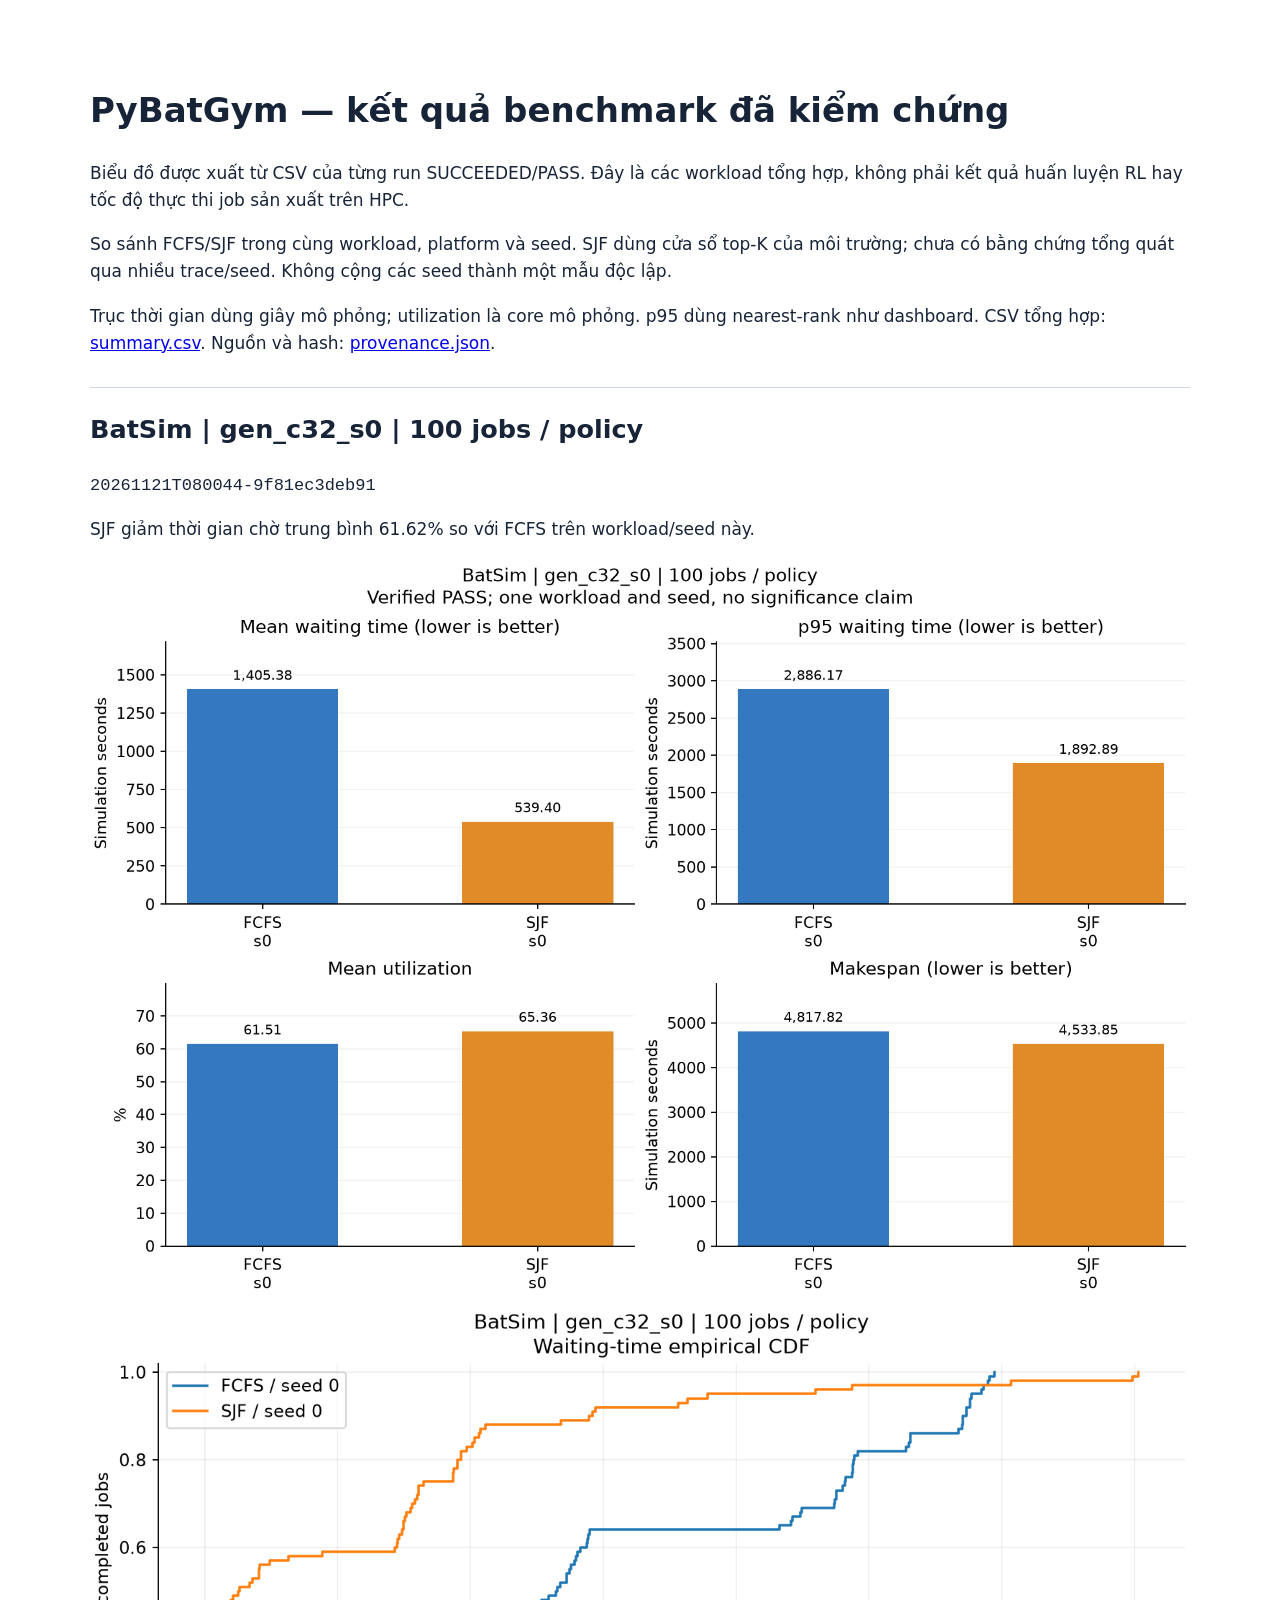
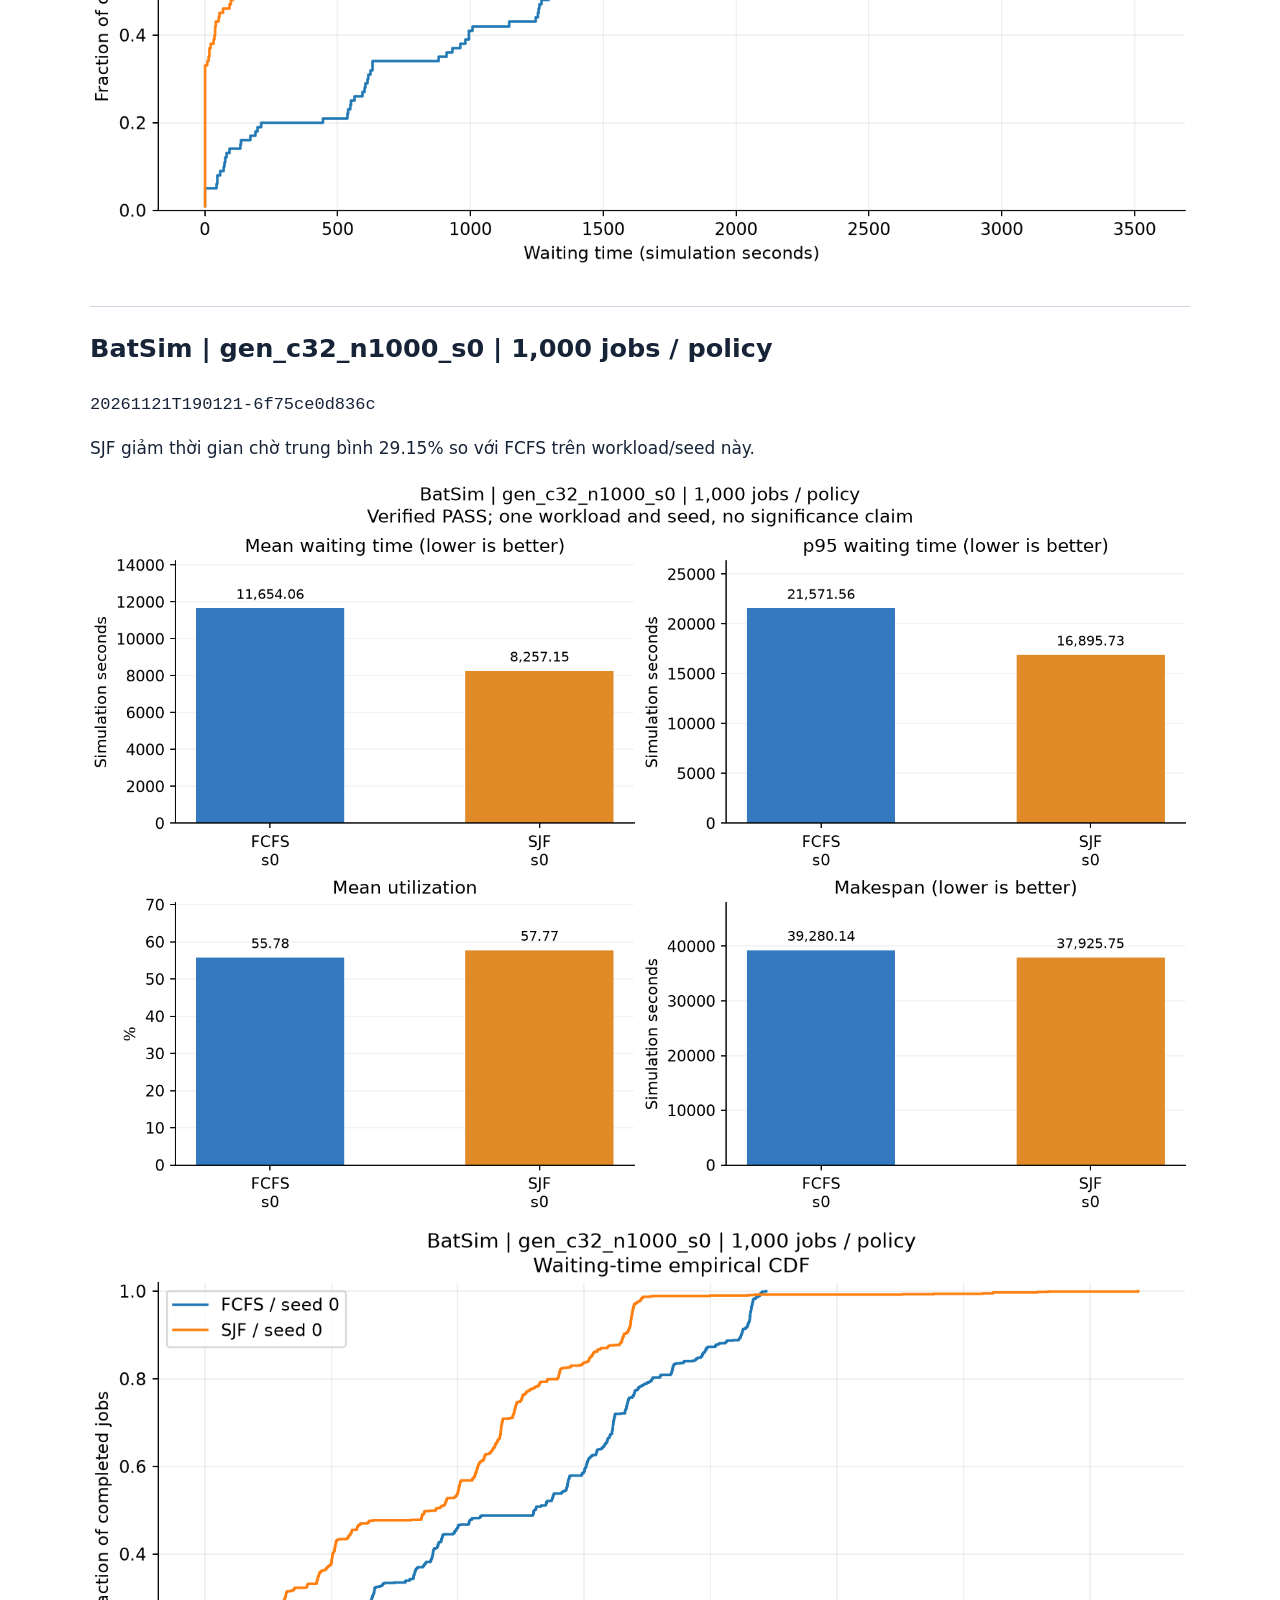
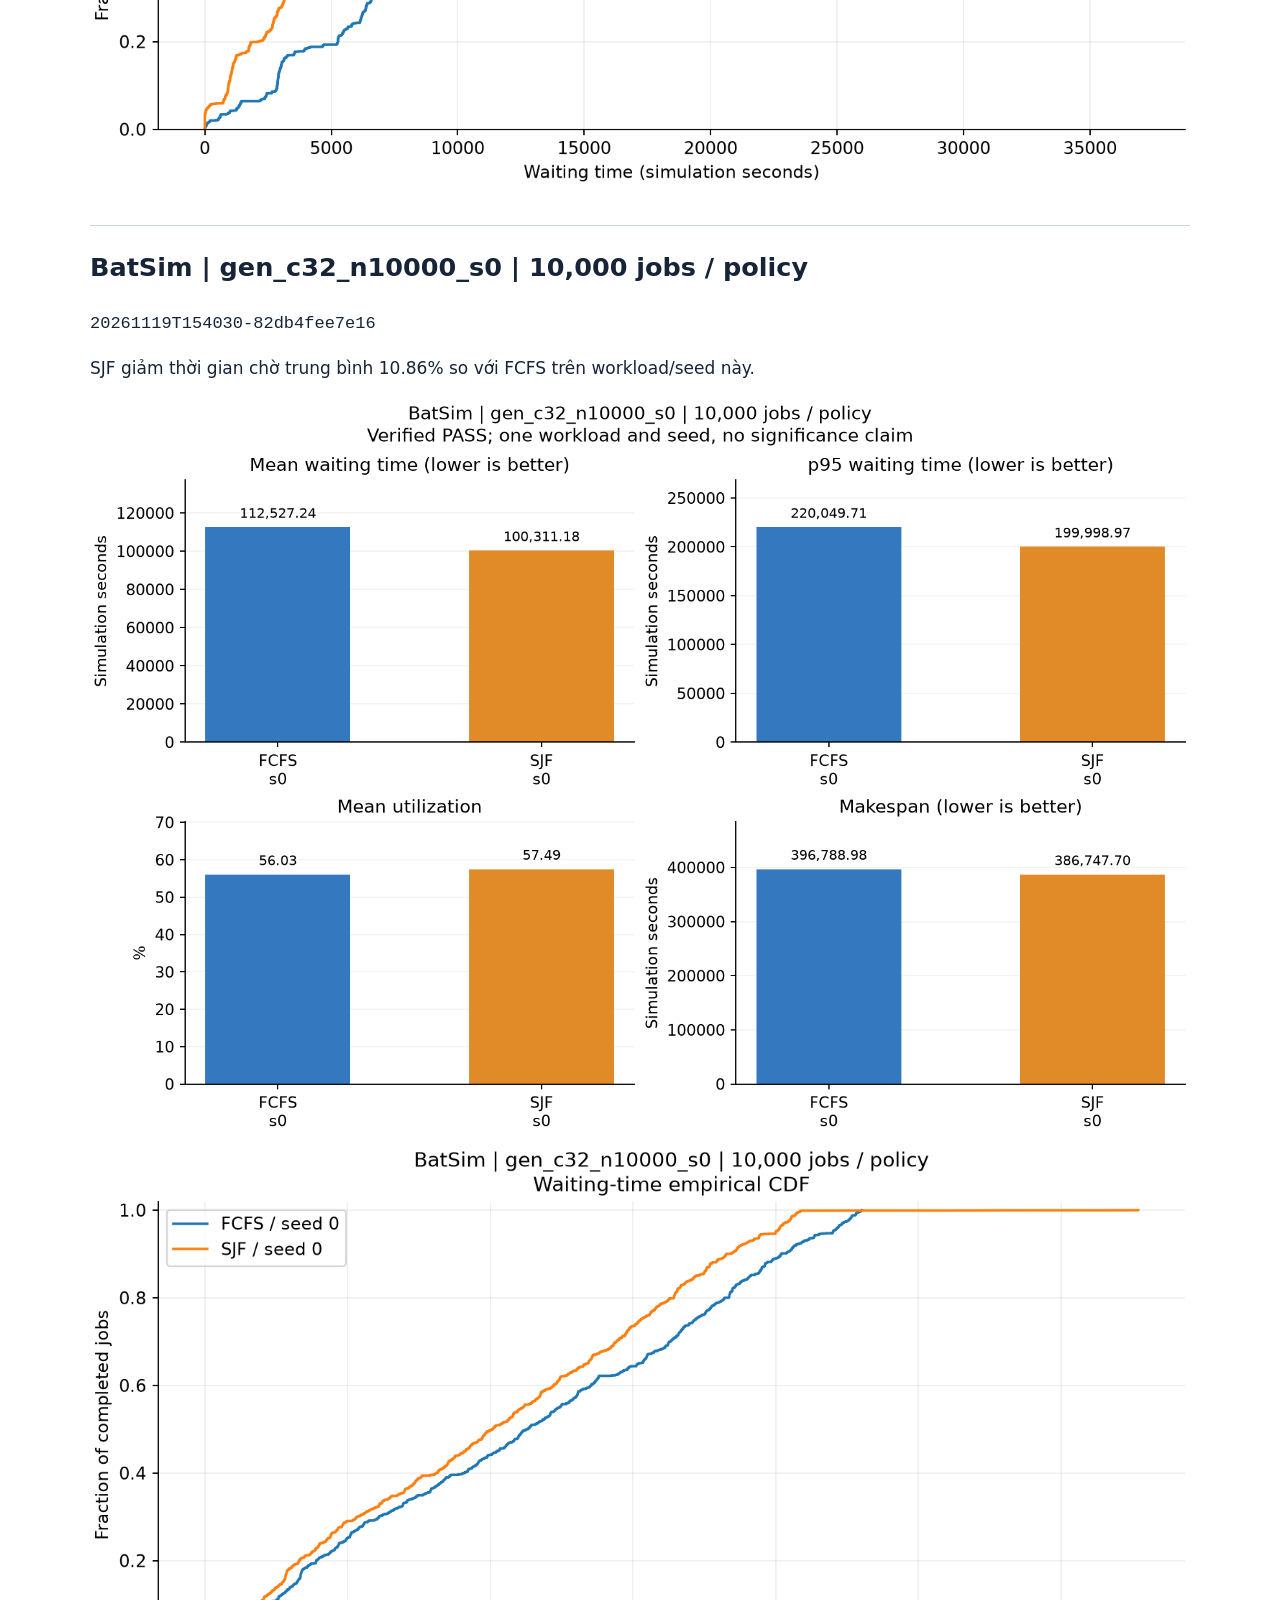
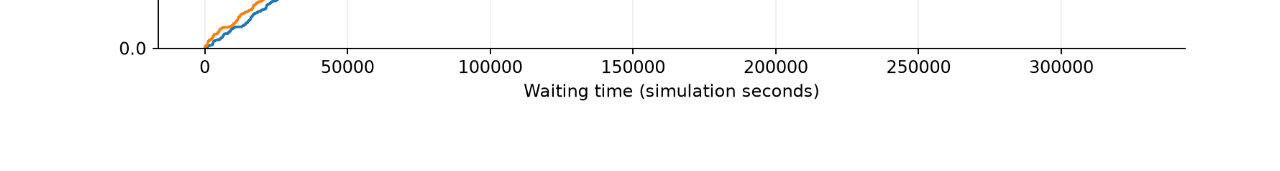
<file: demo/20261122/index.html>
<!doctype html><html lang="vi"><meta charset="utf-8"><title>PyBatGym demo evidence</title>
<style>body{font:17px/1.6 system-ui;max-width:1100px;margin:40px auto;padding:20px;color:#172438}
img{max-width:100%}section{border-top:1px solid #ccd4df;margin-top:30px}code{overflow-wrap:anywhere}</style>
<h1>PyBatGym — kết quả benchmark đã kiểm chứng</h1>
<p>Biểu đồ được xuất từ CSV của từng run SUCCEEDED/PASS. Đây là các workload tổng hợp,
không phải kết quả huấn luyện RL hay tốc độ thực thi job sản xuất trên HPC.</p>
<p>So sánh FCFS/SJF trong cùng workload, platform và seed. SJF dùng cửa sổ top-K của môi trường;
chưa có bằng chứng tổng quát qua nhiều trace/seed. Không cộng các seed thành một mẫu độc lập.</p>
<p>Trục thời gian dùng giây mô phỏng; utilization là core mô phỏng. p95 dùng nearest-rank như dashboard.
CSV tổng hợp: <a href="summary.csv">summary.csv</a>.
Nguồn và hash: <a href="provenance.json">provenance.json</a>.</p><section><h2>BatSim | gen_c32_s0 | 100 jobs / policy</h2><code>20261121T080044-9f81ec3deb91</code><p>SJF giảm thời gian chờ trung bình 61.62% so với FCFS trên workload/seed này.</p><img src="01-policy-comparison.png" alt="Policy comparison"><img src="01-waiting-cdf.png" alt="Waiting-time CDF"></section><section><h2>BatSim | gen_c32_n1000_s0 | 1,000 jobs / policy</h2><code>20261121T190121-6f75ce0d836c</code><p>SJF giảm thời gian chờ trung bình 29.15% so với FCFS trên workload/seed này.</p><img src="02-policy-comparison.png" alt="Policy comparison"><img src="02-waiting-cdf.png" alt="Waiting-time CDF"></section><section><h2>BatSim | gen_c32_n10000_s0 | 10,000 jobs / policy</h2><code>20261119T154030-82db4fee7e16</code><p>SJF giảm thời gian chờ trung bình 10.86% so với FCFS trên workload/seed này.</p><img src="03-policy-comparison.png" alt="Policy comparison"><img src="03-waiting-cdf.png" alt="Waiting-time CDF"></section></html>
</file>
